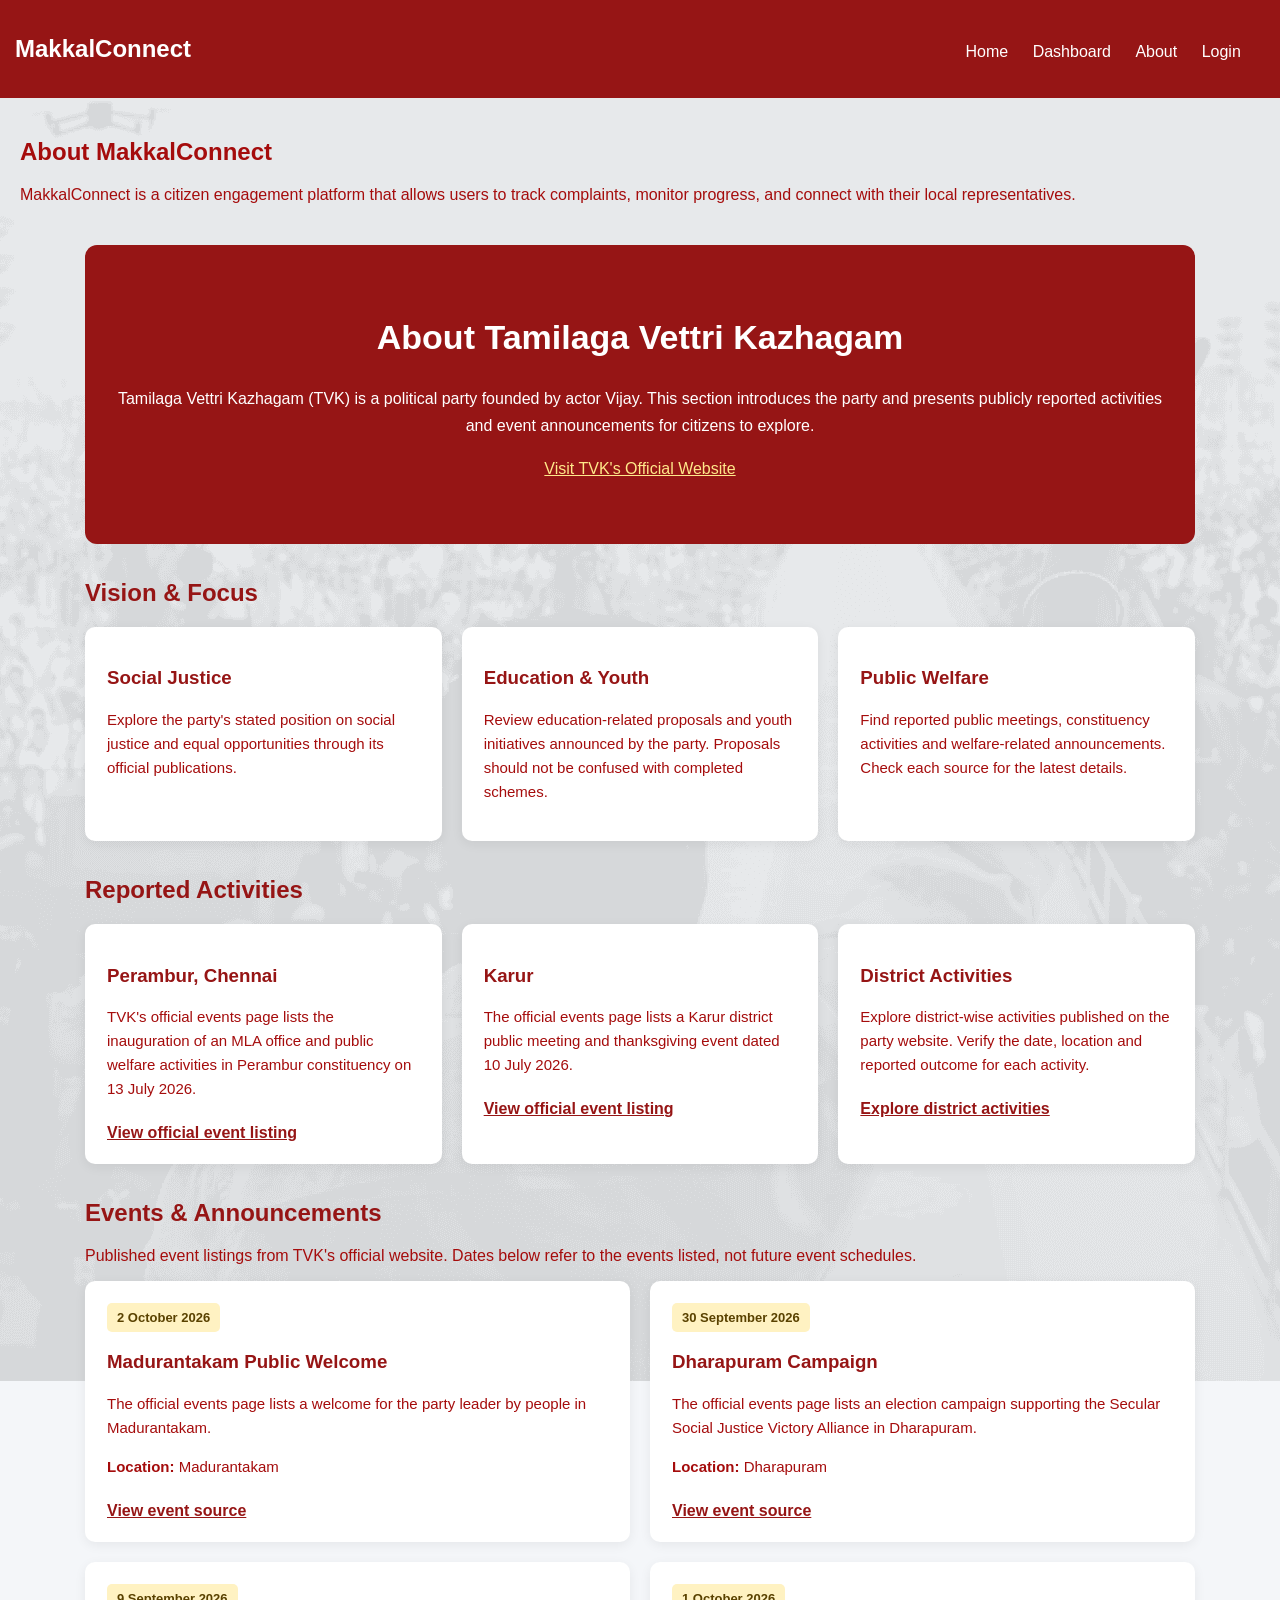
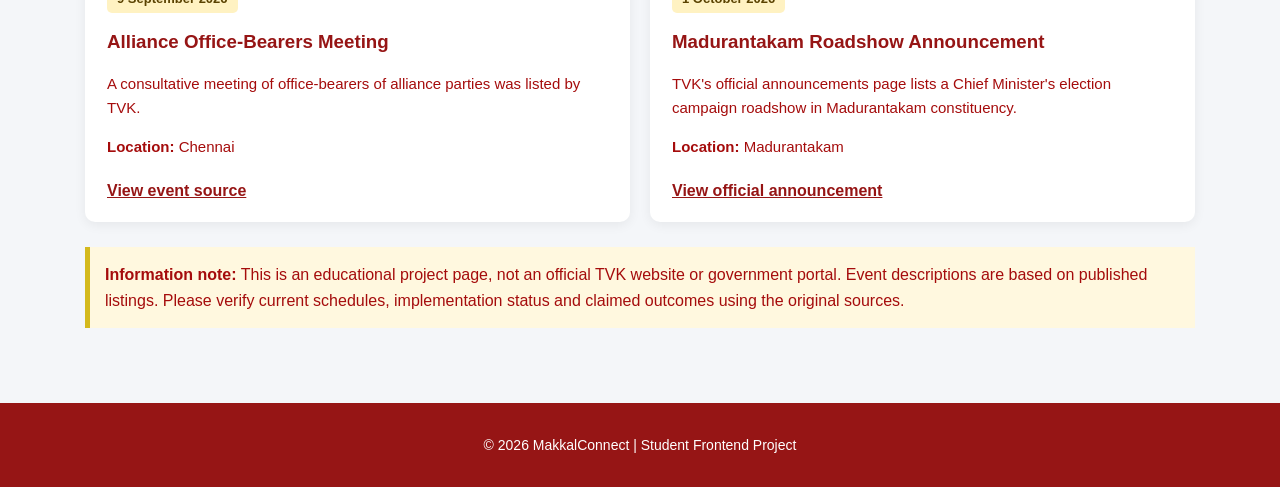
<file: abot.html>
<!DOCTYPE html>
<html lang="en">
<head>
    <meta charset="UTF-8">
    <meta name="viewport" content="width=device-width, initial-scale=1.0">
    <title>About | MakkalConnect</title>
    <link rel="stylesheet" href="/style/abot.css">
</head>
<body>
     <header>
        <h2>MakkalConnect</h2>

        <nav>
            <a href="index.html">Home</a>
            <a href="dashboard.html">Dashboard</a>
            <a href="abot.html">About</a>
            <a href="login.html">Login</a>
        </nav>
    </header>
<div class="content">
        <h2>About MakkalConnect</h2>
        <p>
            MakkalConnect is a citizen engagement platform that
            allows users to track complaints, monitor progress,
            and connect with their local representatives.
        </p>
    <main class="container">

        <!-- About TVK -->
        <section class="hero">
            <h1>About Tamilaga Vettri Kazhagam</h1>

            <p>
                Tamilaga Vettri Kazhagam (TVK) is a political party
                founded by actor Vijay. This section introduces the
                party and presents publicly reported activities and
                event announcements for citizens to explore.
            </p>

            <p>
                <a
                    href="https://www.tamizhagavetrikazhagam.com/"
                    target="_blank"
                    rel="noopener noreferrer"
                    style="color: #ffe88a;"
                >
                    Visit TVK's Official Website
                </a>
            </p>
        </section>

        <!-- Vision and focus -->
        <section>
            <h2 class="section-title">Vision & Focus</h2>

            <div class="info-grid">

                <article class="info-card">
                    <h3>Social Justice</h3>
                    <p>
                        Explore the party's stated position on social
                        justice and equal opportunities through its
                        official publications.
                    </p>
                </article>

                <article class="info-card">
                    <h3>Education & Youth</h3>
                    <p>
                        Review education-related proposals and youth
                        initiatives announced by the party. Proposals
                        should not be confused with completed schemes.
                    </p>
                </article>

                <article class="info-card">
                    <h3>Public Welfare</h3>
                    <p>
                        Find reported public meetings, constituency
                        activities and welfare-related announcements.
                        Check each source for the latest details.
                    </p>
                </article>

            </div>
        </section>

        <!-- Reported activities -->
        <section>
            <h2 class="section-title">Reported Activities</h2>

            <div class="info-grid">

                <article class="info-card">
                    <h3>Perambur, Chennai</h3>
                    <p>
                        TVK's official events page lists the inauguration
                        of an MLA office and public welfare activities
                        in Perambur constituency on 13 July 2026.
                    </p>
                    <a
                        class="source-link"
                        href="https://tvkvijay.com/en/events"
                        target="_blank"
                        rel="noopener noreferrer"
                    >
                        View official event listing
                    </a>
                </article>

                <article class="info-card">
                    <h3>Karur</h3>
                    <p>
                        The official events page lists a Karur district
                        public meeting and thanksgiving event dated
                        10 July 2026.
                    </p>
                    <a
                        class="source-link"
                        href="https://tvkvijay.com/en/events"
                        target="_blank"
                        rel="noopener noreferrer"
                    >
                        View official event listing
                    </a>
                </article>

                <article class="info-card">
                    <h3>District Activities</h3>
                    <p>
                        Explore district-wise activities published
                        on the party website. Verify the date, location
                        and reported outcome for each activity.
                    </p>
                    <a
                        class="source-link"
                        href="https://www.tamizhagavetrikazhagam.com/"
                        target="_blank"
                        rel="noopener noreferrer"
                    >
                        Explore district activities
                    </a>
                </article>

            </div>
        </section>

        <!-- Events -->
        <section>
            <h2 class="section-title">Events & Announcements</h2>

            <p>
                Published event listings from TVK's official website.
                Dates below refer to the events listed, not future
                event schedules.
            </p>

            <div class="event-grid">

                <article class="event-card">
                    <span class="event-date">2 October 2026</span>

                    <h3>Madurantakam Public Welcome</h3>

                    <p>
                        The official events page lists a welcome for
                        the party leader by people in Madurantakam.
                    </p>

                    <p><strong>Location:</strong> Madurantakam</p>

                    <a
                        class="source-link"
                        href="https://tvkvijay.com/en/events"
                        target="_blank"
                        rel="noopener noreferrer"
                    >
                        View event source
                    </a>
                </article>

                <article class="event-card">
                    <span class="event-date">30 September 2026</span>

                    <h3>Dharapuram Campaign</h3>

                    <p>
                        The official events page lists an election
                        campaign supporting the Secular Social Justice
                        Victory Alliance in Dharapuram.
                    </p>

                    <p><strong>Location:</strong> Dharapuram</p>

                    <a
                        class="source-link"
                        href="https://tvkvijay.com/en/events"
                        target="_blank"
                        rel="noopener noreferrer"
                    >
                        View event source
                    </a>
                </article>

                <article class="event-card">
                    <span class="event-date">9 September 2026</span>

                    <h3>Alliance Office-Bearers Meeting</h3>

                    <p>
                        A consultative meeting of office-bearers of
                        alliance parties was listed by TVK.
                    </p>

                    <p><strong>Location:</strong> Chennai</p>

                    <a
                        class="source-link"
                        href="https://tvkvijay.com/en/events"
                        target="_blank"
                        rel="noopener noreferrer"
                    >
                        View event source
                    </a>
                </article>

                <article class="event-card">
                    <span class="event-date">1 October 2026</span>

                    <h3>Madurantakam Roadshow Announcement</h3>

                    <p>
                        TVK's official announcements page lists a
                        Chief Minister's election campaign roadshow
                        in Madurantakam constituency.
                    </p>

                    <p><strong>Location:</strong> Madurantakam</p>

                    <a
                        class="source-link"
                        href="https://tvkvijay.com/en/announcements"
                        target="_blank"
                        rel="noopener noreferrer"
                    >
                        View official announcement
                    </a>
                </article>

            </div>
        </section>

        <!-- Important note -->
        <section class="notice">
            <strong>Information note:</strong>
            This is an educational project page, not an official TVK
            website or government portal. Event descriptions are based
            on published listings. Please verify current schedules,
            implementation status and claimed outcomes using the
            original sources.
        </section>

    </main>
</div>
    <footer>
        <p>
            &copy; 2026 MakkalConnect |
            Student Frontend Project
        </p>
    </footer>
</body>
</html>
</file>
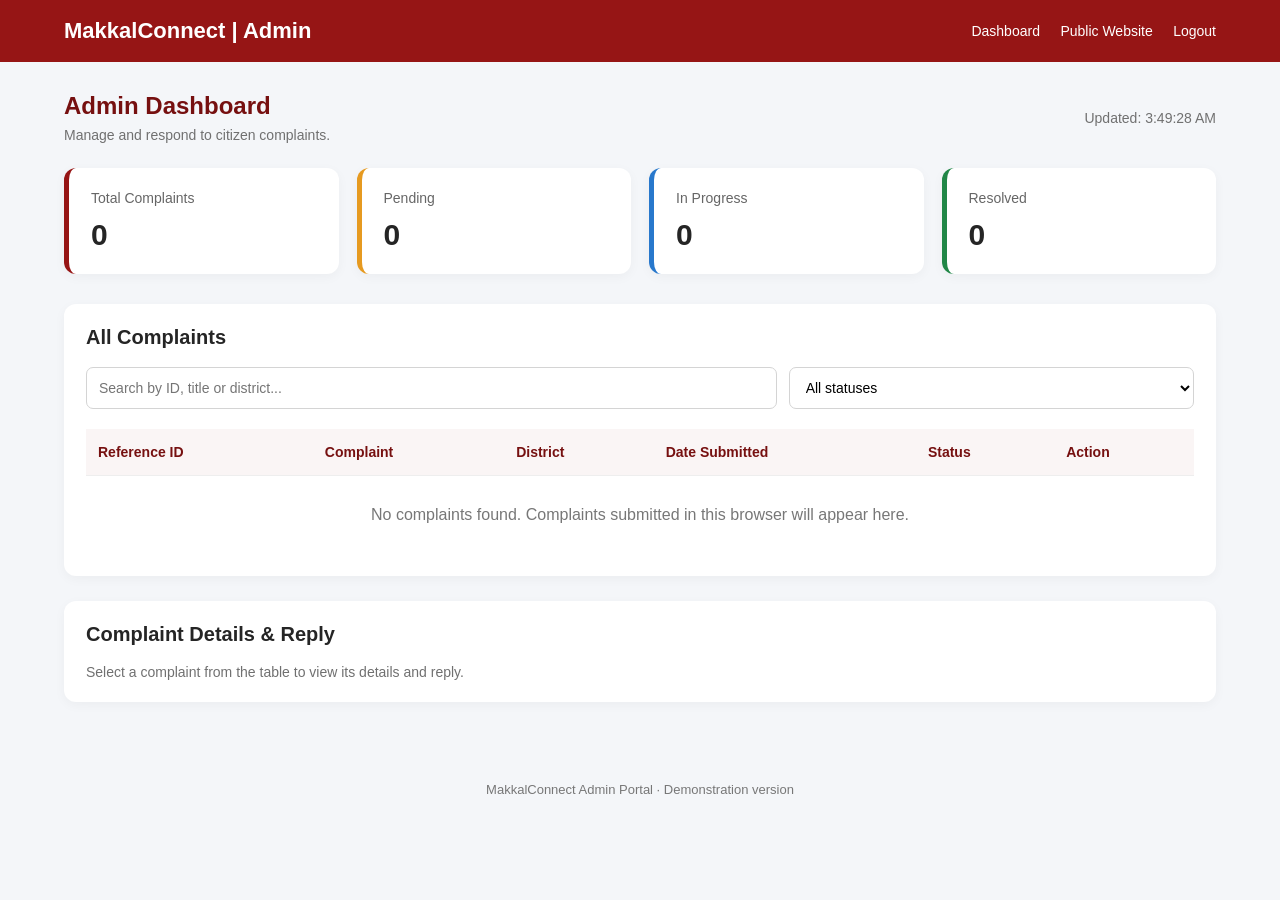
<file: admin.html>
<!DOCTYPE html>
<html lang="en">
<head>
    <meta charset="UTF-8">
    <meta name="viewport" content="width=device-width, initial-scale=1.0">
    <title>MakkalConnect | Admin Dashboard</title>

   <link rel="stylesheet" href="/style/admin.css">
    <script src="/admin.js" defer></script> 
    
</head>

<body>

    <header class="navbar">
        <h2>MakkalConnect | Admin</h2>
        <nav>
            <a href="admin-dashboard.html">Dashboard</a>
            <a href="index.html">Public Website</a>
            <a href="login.html">Logout</a>
        </nav>
    </header>

    <main class="container">

        <section class="heading">
            <div>
                <h1>Admin Dashboard</h1>
                <p class="muted">Manage and respond to citizen complaints.</p>
            </div>
            <p class="muted" id="lastUpdated">Local demo data</p>
        </section>

        <section class="stats" aria-label="Complaint statistics">
            <article class="stat-card">
                <p>Total Complaints</p>
                <h2 id="totalCount">0</h2>
            </article>

            <article class="stat-card">
                <p>Pending</p>
                <h2 id="pendingCount">0</h2>
            </article>

            <article class="stat-card">
                <p>In Progress</p>
                <h2 id="progressCount">0</h2>
            </article>

            <article class="stat-card">
                <p>Resolved</p>
                <h2 id="resolvedCount">0</h2>
            </article>
        </section>

        <section class="panel">
            <h2>All Complaints</h2>

            <div class="filters">
                <input
                    type="search"
                    id="searchInput"
                    placeholder="Search by ID, title or district..."
                    aria-label="Search complaints"
                >

                <select id="statusFilter" aria-label="Filter by status">
                    <option value="All">All statuses</option>
                    <option value="Pending">Pending</option>
                    <option value="In Progress">In Progress</option>
                    <option value="Resolved">Resolved</option>
                </select>
            </div>

            <div class="table-wrap">
                <table>
                    <thead>
                        <tr>
                            <th>Reference ID</th>
                            <th>Complaint</th>
                            <th>District</th>
                            <th>Date Submitted</th>
                            <th>Status</th>
                            <th>Action</th>
                        </tr>
                    </thead>
                    <tbody id="complaintTable"></tbody>
                </table>
            </div>

            <p class="empty" id="emptyMessage" hidden>
                No complaints found. Complaints submitted in this browser
                will appear here.
            </p>
        </section>

        <section class="panel" id="detailsPanel">
            <h2>Complaint Details & Reply</h2>
            <p class="muted" id="selectMessage">
                Select a complaint from the table to view its details and reply.
            </p>

            <div id="complaintDetails" hidden>
                <div class="message" id="successMessage" role="status"></div>

                <div class="details-grid">
                    <div class="detail-item">
                        <strong>Reference ID</strong>
                        <p id="detailId"></p>
                    </div>

                    <div class="detail-item">
                        <strong>Complaint Title</strong>
                        <p id="detailTitle"></p>
                    </div>

                    <div class="detail-item">
                        <strong>District</strong>
                        <p id="detailDistrict"></p>
                    </div>

                    <div class="detail-item">
                        <strong>Category</strong>
                        <p id="detailCategory"></p>
                    </div>

                    <div class="detail-item">
                        <strong>Location</strong>
                        <p id="detailLocation"></p>
                    </div>

                    <div class="detail-item">
                        <strong>Date Submitted</strong>
                        <p id="detailDate"></p>
                    </div>

                    <div class="detail-item">
                        <strong>Complaint Description</strong>
                        <p id="detailDescription"></p>
                    </div>

                    <div class="detail-item">
                        <strong>Evidence</strong>
                        <p id="detailEvidence">No evidence details saved.</p>
                    </div>
                </div>

                <div class="editor">
                    <div>
                        <label for="statusEditor">Update Status</label>
                        <select id="statusEditor">
                            <option value="Pending">Pending</option>
                            <option value="In Progress">In Progress</option>
                            <option value="Resolved">Resolved</option>
                        </select>
                    </div>

                    <div>
                        <label for="replyEditor">Reply to Citizen</label>
                        <textarea
                            id="replyEditor"
                            placeholder="Write an update or response for the citizen..."
                        ></textarea>
                    </div>

                    <div class="editor-actions">
                        <button type="button" class="primary" id="saveButton">
                            Save Status & Reply
                        </button>
                        <button type="button" class="secondary" id="cancelButton">
                            Clear Selection
                        </button>
                    </div>
                </div>
            </div>
        </section>

    </main>

    <footer>
        MakkalConnect Admin Portal · Demonstration version
    </footer>

</body>
</html>
</file>
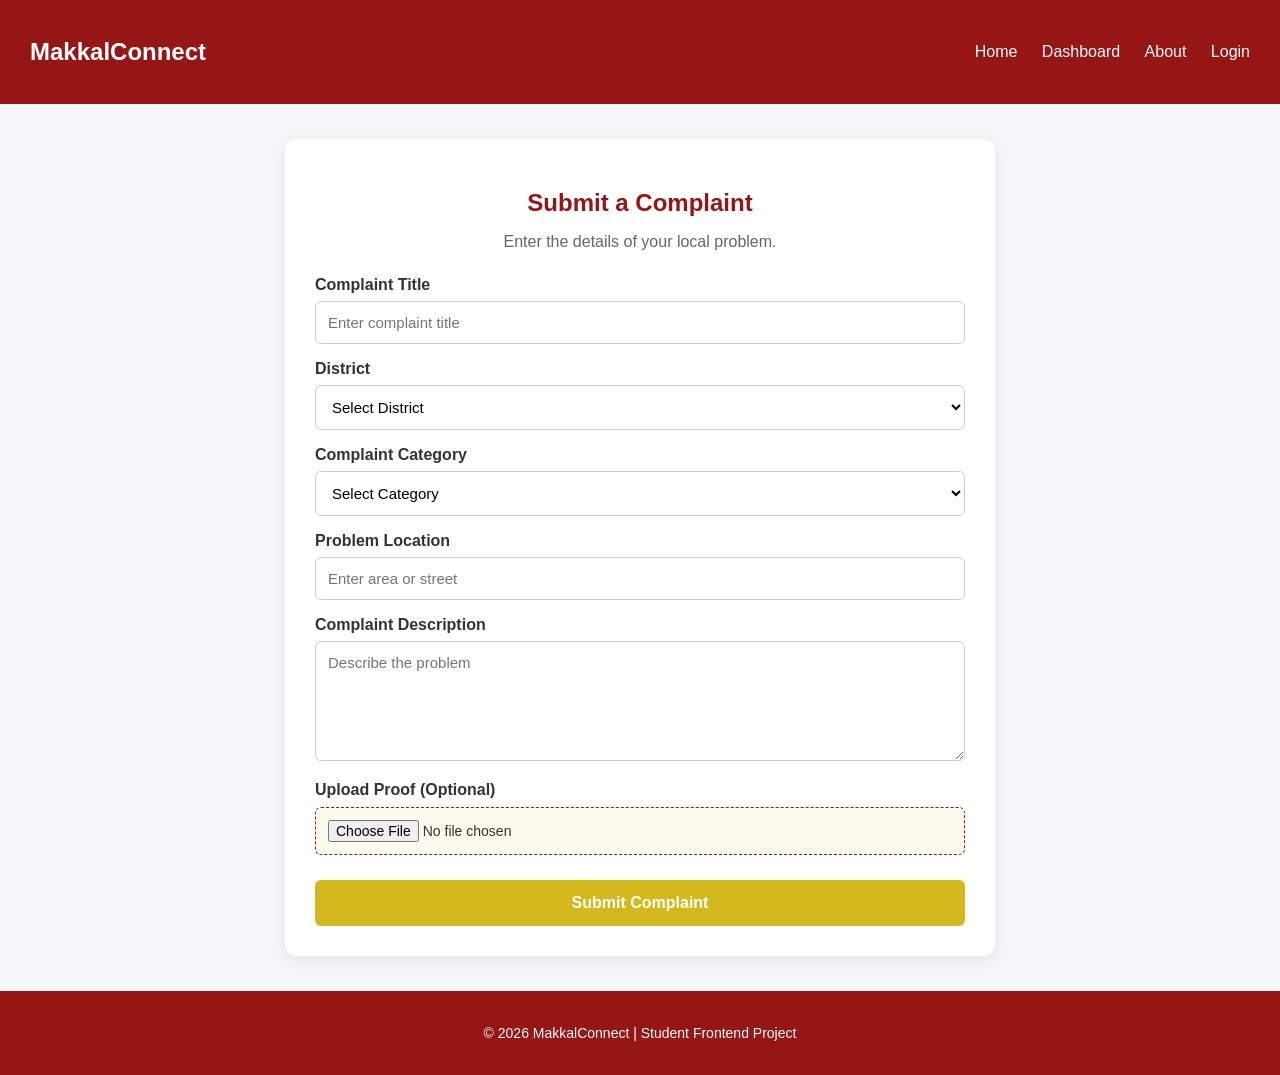
<file: complaint.html>
<!DOCTYPE html>
<html>
<head>
    <title>Submit Complaint - MakkalConnect</title>

    <meta name="viewport" content="width=device-width, initial-scale=1.0">

    <link rel="stylesheet" href="/style/complaint.css">
</head>



<body>
    <header>
        <h2>MakkalConnect</h2>

        <nav>
            <a href="index.html">Home</a>
            <a href="dashboard.html">Dashboard</a>
            <a href="abot.html">About</a>
            <a href="login.html">Login</a>
        </nav>
    </header>


    <section class="login-box">

        <h1>Submit a Complaint</h1>

        <p>Enter the details of your local problem.</p>

        <form id="complaintForm">

            <label for="title">Complaint Title</label>
            <input type="text" id="title"
                   placeholder="Enter complaint title" required>

            <label for="district">District</label>
            <select id="district" required>
                <option value="">Select District</option>
                <option>Chennai</option>
                <option>Coimbatore</option>
                <option>Madurai</option>
                <option>Salem</option>
                <option>Tiruchirappalli</option>
                <option>Tirunelveli</option>
            </select>

            <label for="category">Complaint Category</label>
            <select id="category" required>
                <option value="">Select Category</option>
                <option>Road Problem</option>
                <option>Water Supply</option>
                <option>Electricity</option>
                <option>Sanitation</option>
                <option>Other</option>
            </select>

            <label for="location">Problem Location</label>
            <input type="text" id="location"
                   placeholder="Enter area or street" required>

            <label for="description">Complaint Description</label>
            <textarea id="description" rows="5"
                      placeholder="Describe the problem"
                      required></textarea>

            <label for="evidence">Upload Proof (Optional)</label>
            <input type="file" id="evidence">

            <button type="submit">Submit Complaint</button>

        </form>

    </section>
     <footer>
        <p>
            &copy; 2026 MakkalConnect |
            Student Frontend Project
        </p>
    </footer>

<!-- Complaint Success Popup -->
<div id="successPopup" class="success-overlay" style="display: none;">

    <div class="success-box">

        <div class="success-icon">✓</div>

        <h2>Complaint Submitted!</h2>

        <p class="success-message">
            Your complaint has been submitted successfully.
        </p>

        <div class="complaint-id-box">
            <span>Complaint Reference ID</span>
            <h3 id="complaintId">MC-000000</h3>
        </div>

        <p class="success-description">
            Your complaint has been recorded in this demo.
            You can track its progress in My Complaints.
        </p>

        <button type="button" onclick="goToMyComplaints()">
            Track My Complaint
        </button>

        <button
            type="button"
            class="home-button"
            onclick="closeSuccessPopup()"
        >
            Back to Complaint Form
        </button>

    </div>
</div>
<script src="/script.js"></script>
</body>
</html>
</file>
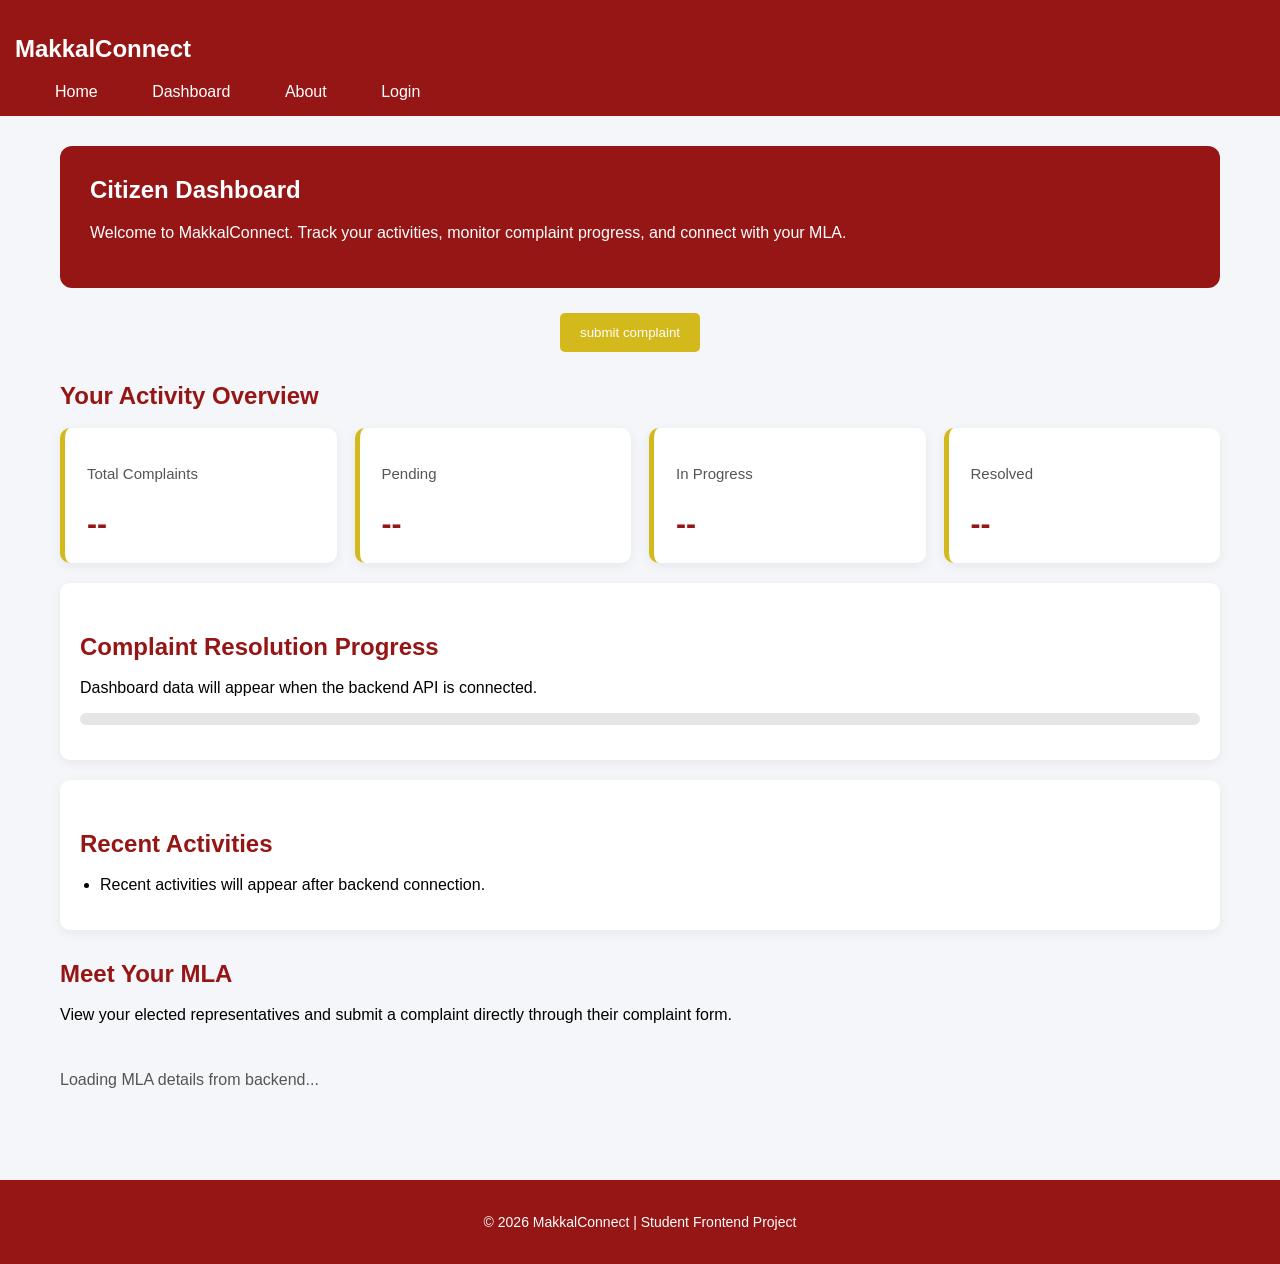
<file: dashboard.html>
<!DOCTYPE html>
<html lang="en">
<head>
    <meta charset="UTF-8">
    <meta name="viewport" content="width=device-width, initial-scale=1.0">

    <title>Citizen Dashboard | MakkalConnect</title>
    <link rel="stylesheet" href="/style/dashboard.css">
</head>
<script src="/dashboard.js"></script>
<body>

   
    <header>
        <h2>MakkalConnect</h2>

        <nav>
            <a href="index.html">Home</a>
            <a href="dashboard.html">Dashboard</a>
            <a href="abot.html">About</a>
            <a href="login.html">Login</a>
        </nav>
    </header>

    <main class="dashboard-container">

      
        <section class="welcome-section">
            <h1>Citizen Dashboard</h1>
            <p>
                Welcome to MakkalConnect. Track your activities,
                monitor complaint progress, and connect with your MLA.
            </p>
        </section>
        <a href="complaint.html"><button>submit complaint</button></a>
       
        <section>
            <h2 class="section-title">Your Activity Overview</h2>

            <div class="stats-grid">
                <article class="stat-card">
                    <p>Total Complaints</p>
                    <h2 id="totalComplaints">--</h2>
                </article>

                <article class="stat-card">
                    <p>Pending</p>
                    <h2 id="pendingComplaints">--</h2>
                </article>

                <article class="stat-card">
                    <p>In Progress</p>
                    <h2 id="inProgressComplaints">--</h2>
                </article>

                <article class="stat-card">
                    <p>Resolved</p>
                    <h2 id="resolvedComplaints">--</h2>
                </article>
            </div>
        </section>

       
        <section class="activity-card">
            <h2 class="section-title">Complaint Resolution Progress</h2>

            <p id="progressText">Waiting for complaint data...</p>

            <div
                class="progress-track"
                role="progressbar"
                aria-label="Complaint resolution progress"
                aria-valuemin="0"
                aria-valuemax="100"
                aria-valuenow="0"
                id="progressBar"
            >
                <div class="progress-fill" id="progressFill"></div>
            </div>
        </section>

        <!-- Recent Activities -->
        <section class="activity-card">
            <h2 class="section-title">Recent Activities</h2>

            <ul class="activity-list" id="activityList">
                <li>Loading recent activities...</li>
            </ul>
        </section>

        <!-- MLA Directory -->
        <section>
            <h2 class="section-title">Meet Your MLA</h2>

            <p>
                View your elected representatives and submit a complaint
                directly through their complaint form.
            </p>

            <div id="mlaList" class="mla-grid">
                <p class="status-message">Loading MLA details from backend...</p>
            </div>
        </section>

    </main>

    <footer>
        <p>
            &copy; 2026 MakkalConnect |
            Student Frontend Project
        </p>
    </footer>

</body>
</html>
</file>
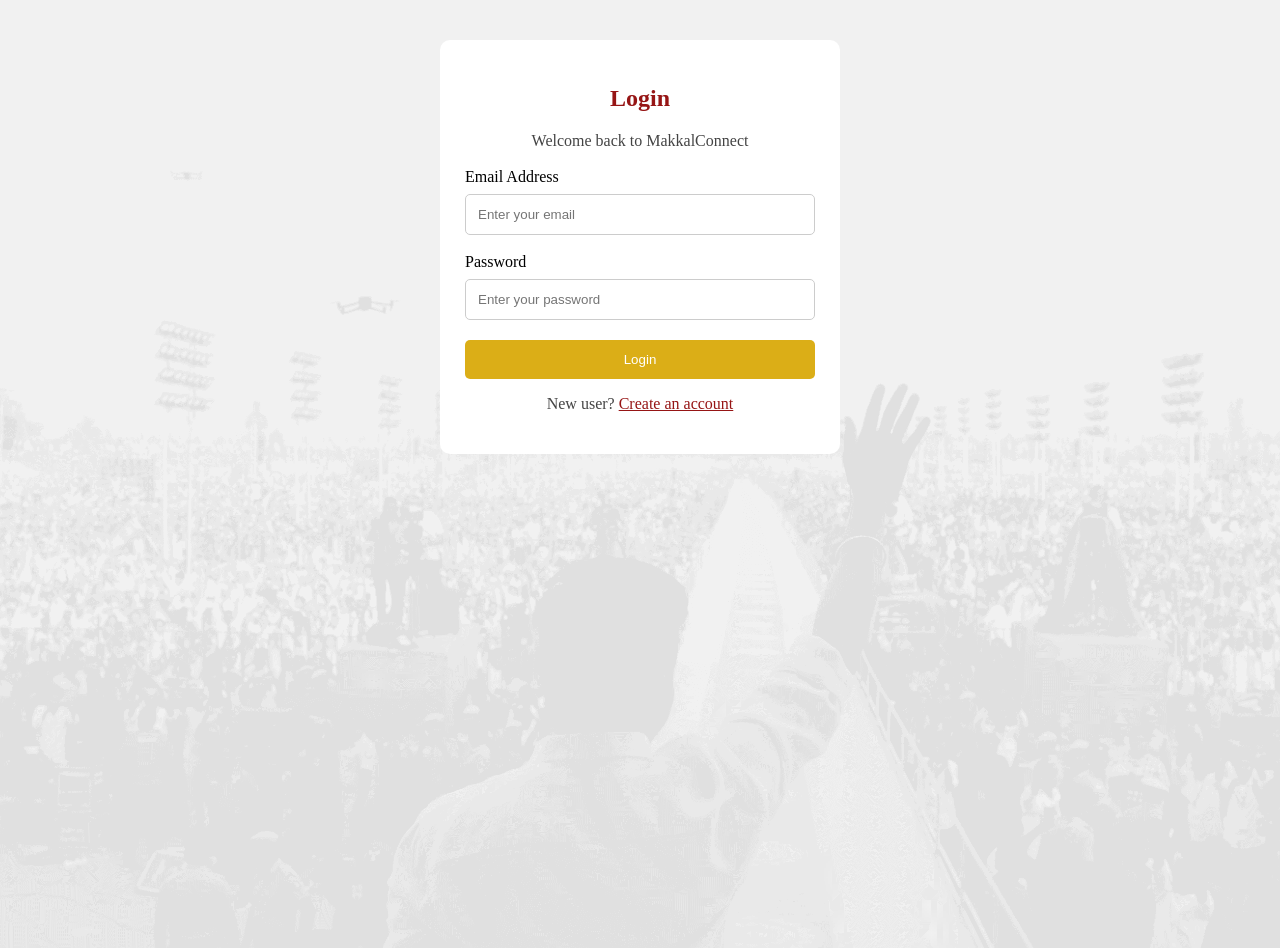
<file: login.html>
<!DOCTYPE html>
<html>
<head>
    <title>Login - MakkalConnect</title>

    <meta name="viewport" content="width=device-width, initial-scale=1.0">

    <link rel="stylesheet" href="/style/login.css">
</head>

<body>

    

    <section class="login-box">

        <h1>Login</h1>

        <p>Welcome back to MakkalConnect</p>

        <form action="dashboard.html">

            <label for="email">Email Address</label>
            <input type="email" id="email" placeholder="Enter your email" required>

            <label for="password">Password</label>
            <input type="password" id="password" placeholder="Enter your password" required>

            <button type="submit">Login</button>

        </form>

        <p>New user? <a href="signup.html">Create an account</a></p>

    </section>
    <script>
        if (user.role === "admin") {
    window.location.href = "/makkalconnect/admin.html";
} else {
    window.location.href = "/makkalconnect/dashboard.html";
}
    </script>

</body>
</html>
</file>
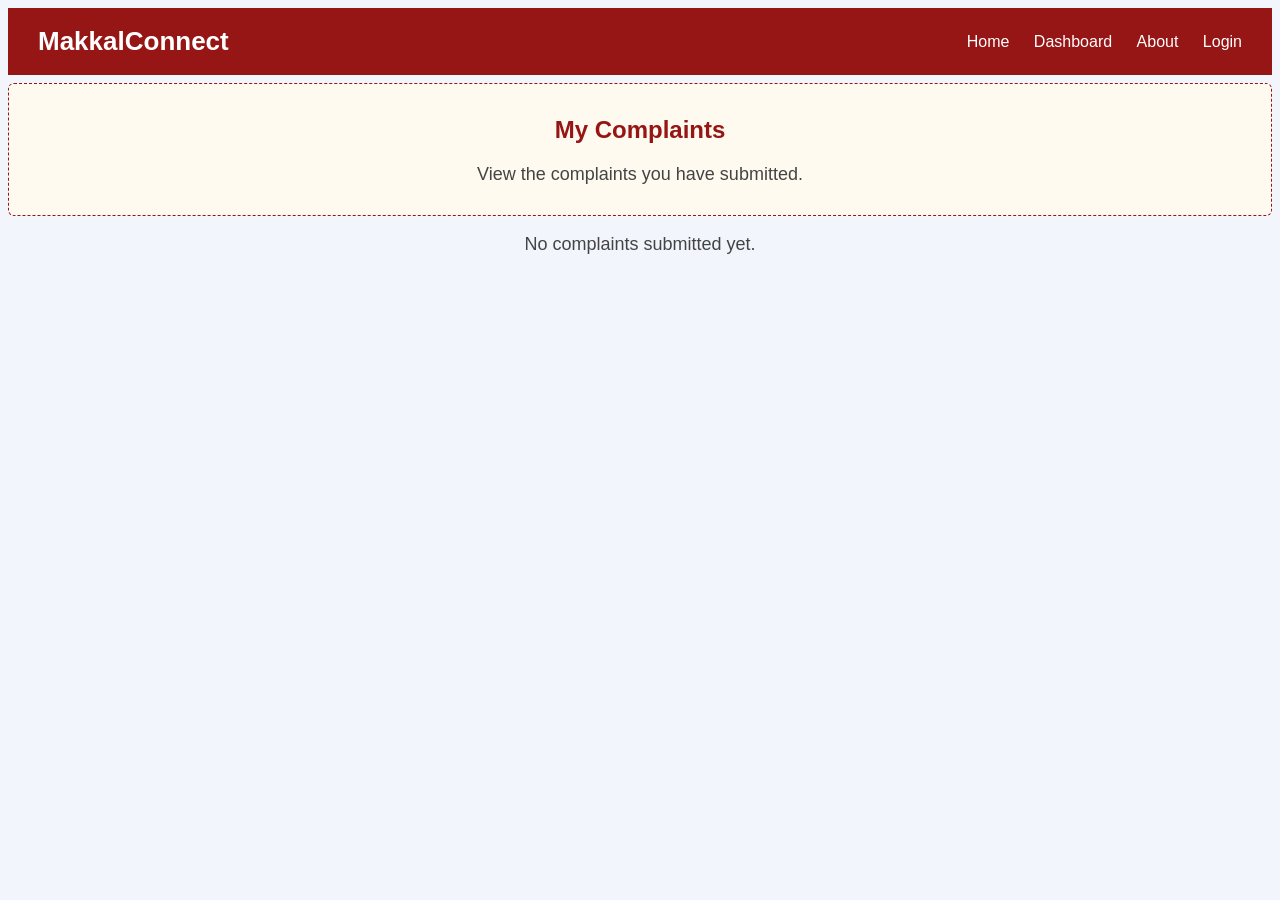
<file: mycomplaint.html>
<!DOCTYPE html>
<html lang="en">
<head>
    <meta charset="UTF-8">
    <meta name="viewport" content="width=device-width, initial-scale=1.0">
    <title>My Complaints - MakkalConnect</title>
    <link rel="stylesheet" href="/style/mycomplaint.css">
</head>
<body>
<body>
    <header>
        <h1>MakkalConnect</h1>

        <nav>
            <a href="index.html">Home</a>
            <a href="dashboard.html">Dashboard</a>
            <a href="abot.html">About</a>
            <a href="login.html">Login</a>
        </nav>
    </header>

    <section class="about">
        <h2>My Complaints</h2>
        <p>View the complaints you have submitted.</p>
    </section>

    <section class="services">
        <div id="myComplaintList">
            <p>No complaints submitted yet.</p>
        </div>
    </section>
    
   

    <script src="script.js"></script>

</body>
</html>
</file>
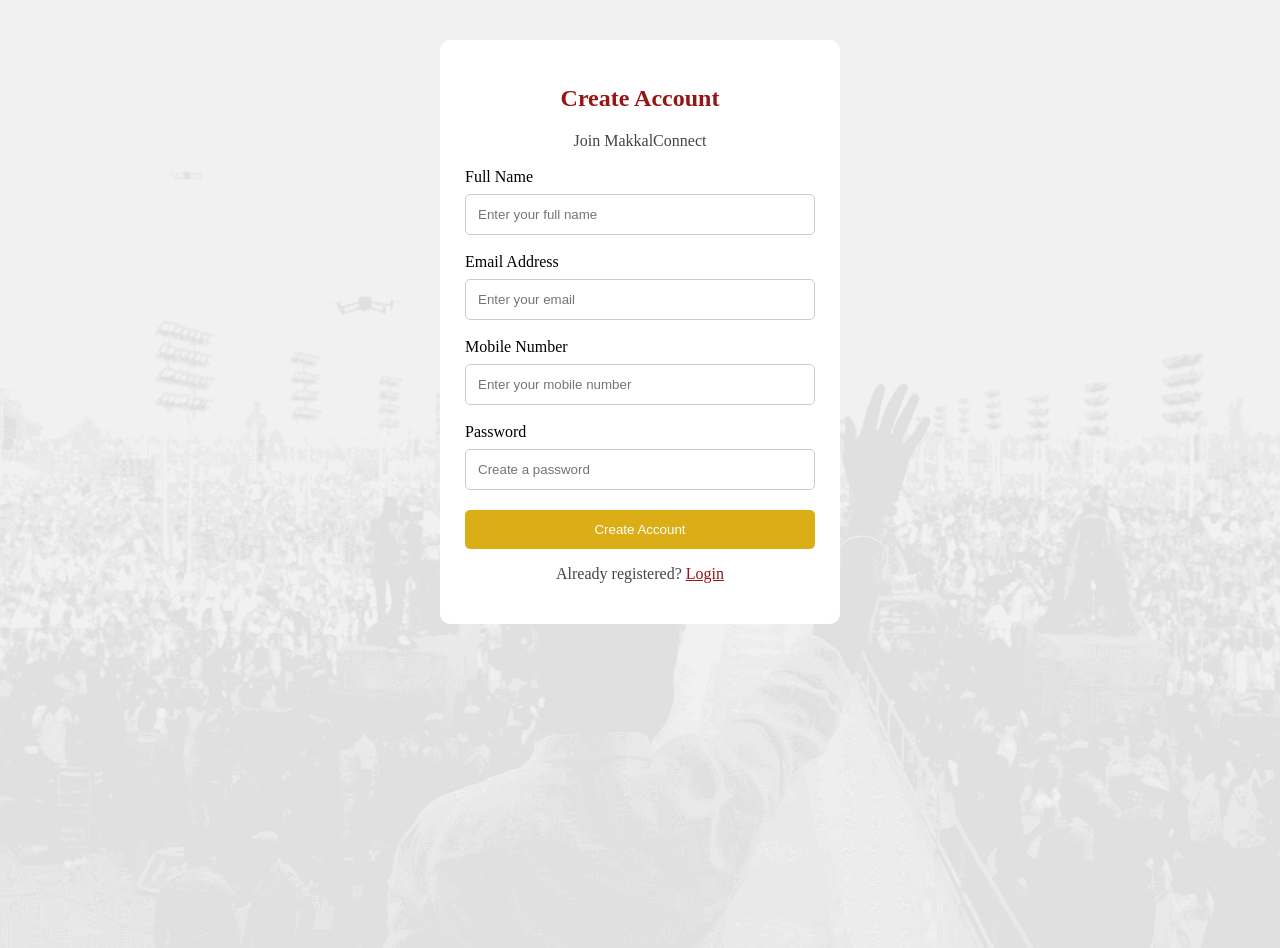
<file: signup.html>
<!DOCTYPE html>
<html>
<head>
    <title>Sign Up - MakkalConnect</title>

    <meta name="viewport" content="width=device-width, initial-scale=1.0">

    <link rel="stylesheet" href="/style/login.css">
</head>

<body>


    <section class="login-box">

        <h1>Create Account</h1>

        <p>Join MakkalConnect</p>

        <form action="dashboard.html">

            <label for="name">Full Name</label>
            <input type="text" id="name"
                   placeholder="Enter your full name" required>

            <label for="email">Email Address</label>
            <input type="email" id="email"
                   placeholder="Enter your email" required>

            <label for="mobile">Mobile Number</label>
            <input type="tel" id="mobile"
                   placeholder="Enter your mobile number" required>

            <label for="password">Password</label>
            <input type="password" id="password"
                   placeholder="Create a password" required>

            <button type="submit">Create Account</button>

        </form>

        <p>Already registered? <a href="login.html">Login</a></p>

    </section>

</body>
</html>
</file>
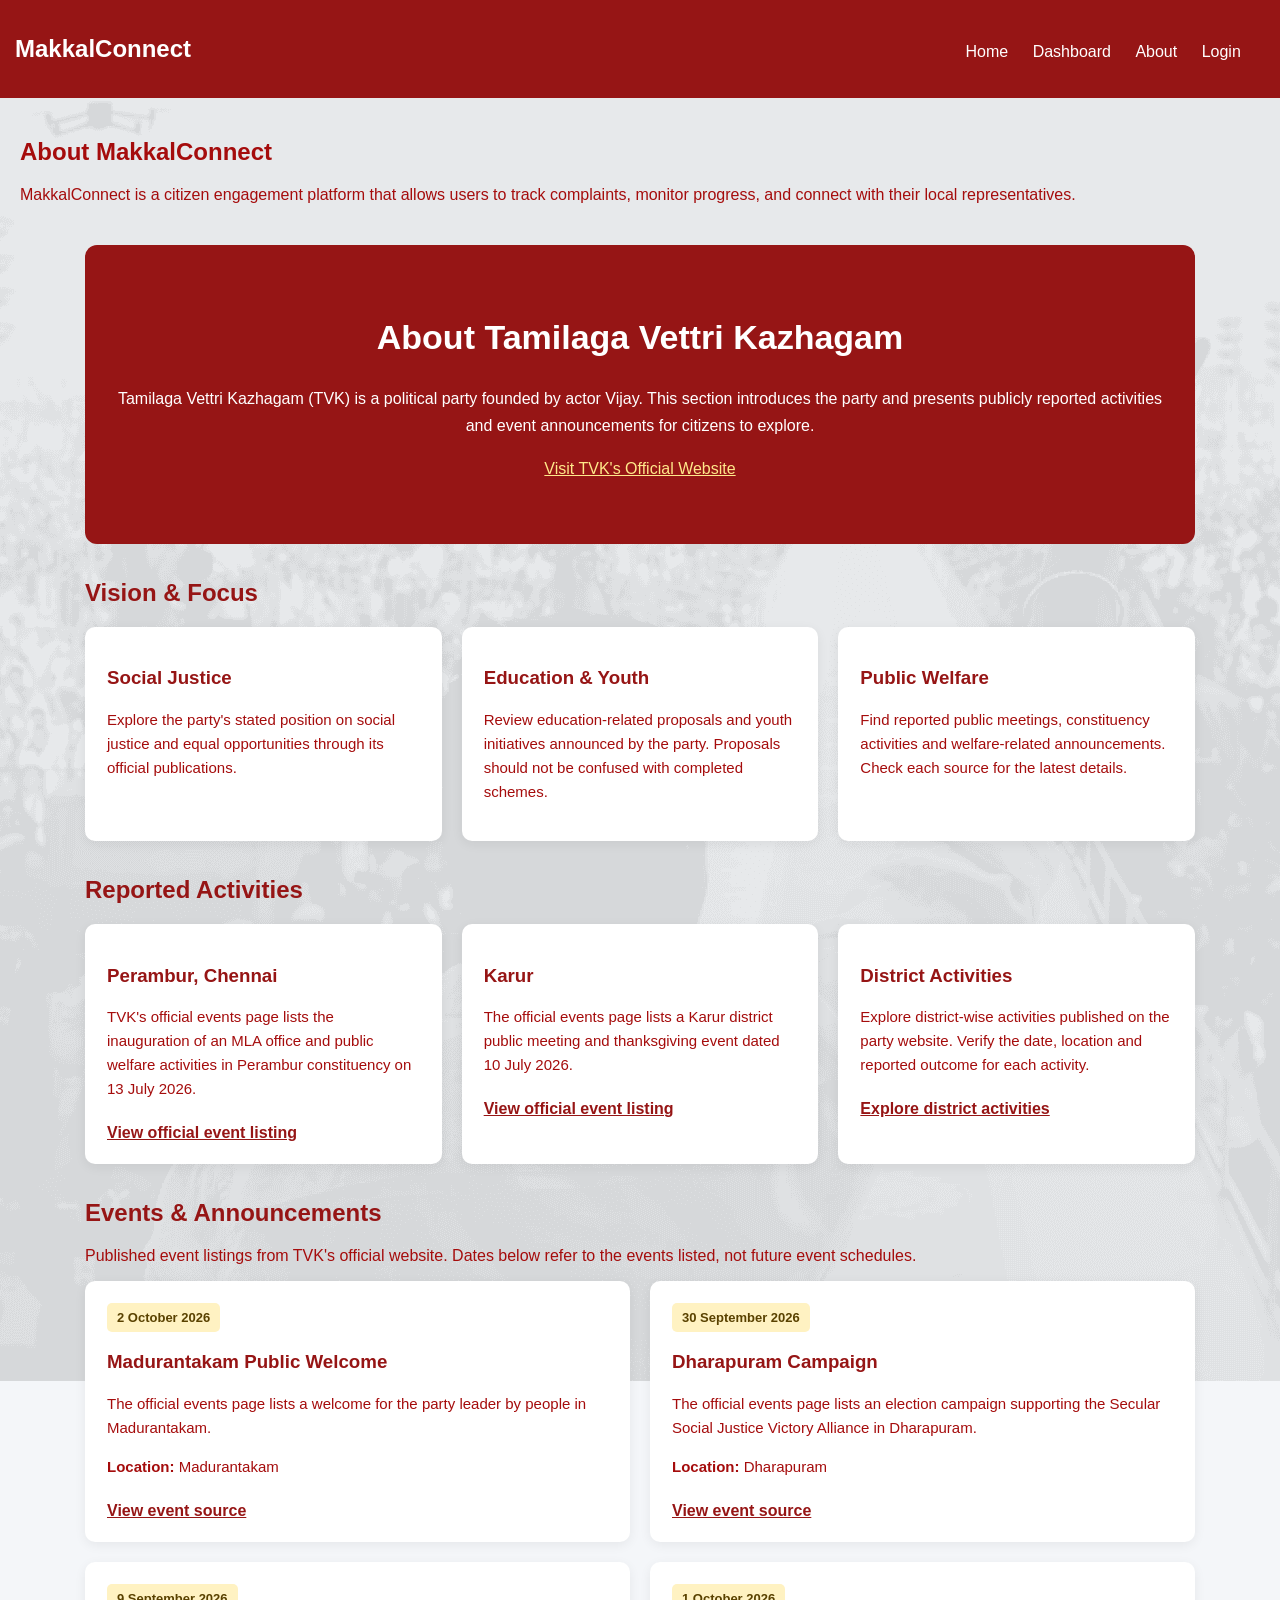
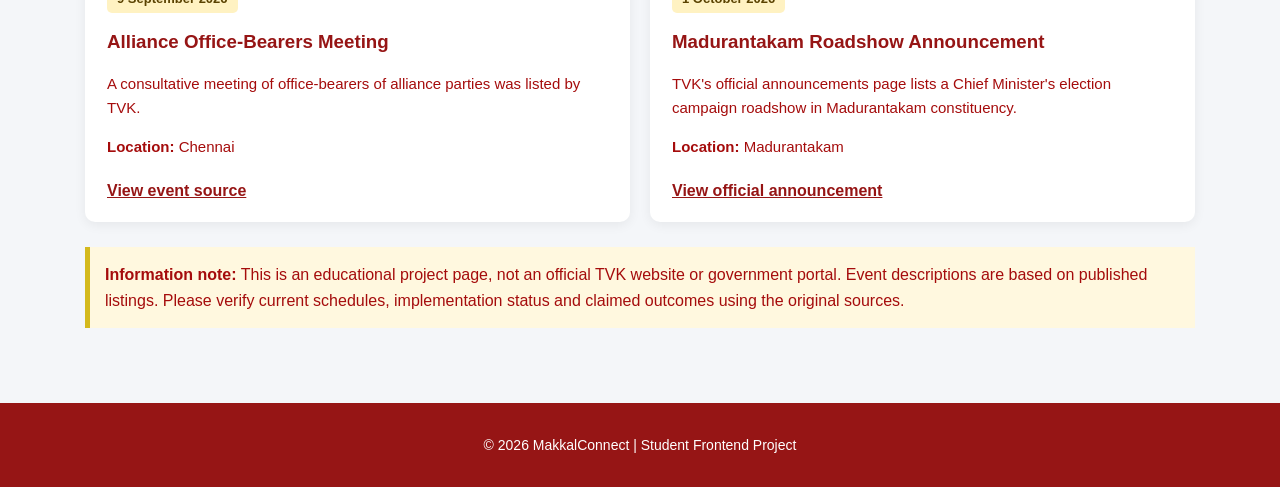
<file: makkal/abot.html>
<!DOCTYPE html>
<html lang="en">
<head>
    <meta charset="UTF-8">
    <meta name="viewport" content="width=device-width, initial-scale=1.0">
    <title>About | MakkalConnect</title>
    <link rel="stylesheet" href="/style/abot.css">
</head>
<body>
     <header>
        <h2>MakkalConnect</h2>

        <nav>
            <a href="index.html">Home</a>
            <a href="dashboard.html">Dashboard</a>
            <a href="abot.html">About</a>
            <a href="login.html">Login</a>
        </nav>
    </header>
<div class="content">
        <h2>About MakkalConnect</h2>
        <p>
            MakkalConnect is a citizen engagement platform that
            allows users to track complaints, monitor progress,
            and connect with their local representatives.
        </p>
    <main class="container">

        <!-- About TVK -->
        <section class="hero">
            <h1>About Tamilaga Vettri Kazhagam</h1>

            <p>
                Tamilaga Vettri Kazhagam (TVK) is a political party
                founded by actor Vijay. This section introduces the
                party and presents publicly reported activities and
                event announcements for citizens to explore.
            </p>

            <p>
                <a
                    href="https://www.tamizhagavetrikazhagam.com/"
                    target="_blank"
                    rel="noopener noreferrer"
                    style="color: #ffe88a;"
                >
                    Visit TVK's Official Website
                </a>
            </p>
        </section>

        <!-- Vision and focus -->
        <section>
            <h2 class="section-title">Vision & Focus</h2>

            <div class="info-grid">

                <article class="info-card">
                    <h3>Social Justice</h3>
                    <p>
                        Explore the party's stated position on social
                        justice and equal opportunities through its
                        official publications.
                    </p>
                </article>

                <article class="info-card">
                    <h3>Education & Youth</h3>
                    <p>
                        Review education-related proposals and youth
                        initiatives announced by the party. Proposals
                        should not be confused with completed schemes.
                    </p>
                </article>

                <article class="info-card">
                    <h3>Public Welfare</h3>
                    <p>
                        Find reported public meetings, constituency
                        activities and welfare-related announcements.
                        Check each source for the latest details.
                    </p>
                </article>

            </div>
        </section>

        <!-- Reported activities -->
        <section>
            <h2 class="section-title">Reported Activities</h2>

            <div class="info-grid">

                <article class="info-card">
                    <h3>Perambur, Chennai</h3>
                    <p>
                        TVK's official events page lists the inauguration
                        of an MLA office and public welfare activities
                        in Perambur constituency on 13 July 2026.
                    </p>
                    <a
                        class="source-link"
                        href="https://tvkvijay.com/en/events"
                        target="_blank"
                        rel="noopener noreferrer"
                    >
                        View official event listing
                    </a>
                </article>

                <article class="info-card">
                    <h3>Karur</h3>
                    <p>
                        The official events page lists a Karur district
                        public meeting and thanksgiving event dated
                        10 July 2026.
                    </p>
                    <a
                        class="source-link"
                        href="https://tvkvijay.com/en/events"
                        target="_blank"
                        rel="noopener noreferrer"
                    >
                        View official event listing
                    </a>
                </article>

                <article class="info-card">
                    <h3>District Activities</h3>
                    <p>
                        Explore district-wise activities published
                        on the party website. Verify the date, location
                        and reported outcome for each activity.
                    </p>
                    <a
                        class="source-link"
                        href="https://www.tamizhagavetrikazhagam.com/"
                        target="_blank"
                        rel="noopener noreferrer"
                    >
                        Explore district activities
                    </a>
                </article>

            </div>
        </section>

        <!-- Events -->
        <section>
            <h2 class="section-title">Events & Announcements</h2>

            <p>
                Published event listings from TVK's official website.
                Dates below refer to the events listed, not future
                event schedules.
            </p>

            <div class="event-grid">

                <article class="event-card">
                    <span class="event-date">2 October 2026</span>

                    <h3>Madurantakam Public Welcome</h3>

                    <p>
                        The official events page lists a welcome for
                        the party leader by people in Madurantakam.
                    </p>

                    <p><strong>Location:</strong> Madurantakam</p>

                    <a
                        class="source-link"
                        href="https://tvkvijay.com/en/events"
                        target="_blank"
                        rel="noopener noreferrer"
                    >
                        View event source
                    </a>
                </article>

                <article class="event-card">
                    <span class="event-date">30 September 2026</span>

                    <h3>Dharapuram Campaign</h3>

                    <p>
                        The official events page lists an election
                        campaign supporting the Secular Social Justice
                        Victory Alliance in Dharapuram.
                    </p>

                    <p><strong>Location:</strong> Dharapuram</p>

                    <a
                        class="source-link"
                        href="https://tvkvijay.com/en/events"
                        target="_blank"
                        rel="noopener noreferrer"
                    >
                        View event source
                    </a>
                </article>

                <article class="event-card">
                    <span class="event-date">9 September 2026</span>

                    <h3>Alliance Office-Bearers Meeting</h3>

                    <p>
                        A consultative meeting of office-bearers of
                        alliance parties was listed by TVK.
                    </p>

                    <p><strong>Location:</strong> Chennai</p>

                    <a
                        class="source-link"
                        href="https://tvkvijay.com/en/events"
                        target="_blank"
                        rel="noopener noreferrer"
                    >
                        View event source
                    </a>
                </article>

                <article class="event-card">
                    <span class="event-date">1 October 2026</span>

                    <h3>Madurantakam Roadshow Announcement</h3>

                    <p>
                        TVK's official announcements page lists a
                        Chief Minister's election campaign roadshow
                        in Madurantakam constituency.
                    </p>

                    <p><strong>Location:</strong> Madurantakam</p>

                    <a
                        class="source-link"
                        href="https://tvkvijay.com/en/announcements"
                        target="_blank"
                        rel="noopener noreferrer"
                    >
                        View official announcement
                    </a>
                </article>

            </div>
        </section>

        <!-- Important note -->
        <section class="notice">
            <strong>Information note:</strong>
            This is an educational project page, not an official TVK
            website or government portal. Event descriptions are based
            on published listings. Please verify current schedules,
            implementation status and claimed outcomes using the
            original sources.
        </section>

    </main>
</div>
    <footer>
        <p>
            &copy; 2026 MakkalConnect |
            Student Frontend Project
        </p>
    </footer>
</body>
</html>
</file>
<file: style/abot.css>
* {
            box-sizing: border-box;
        }

        body {
            margin: 0;
            background: #f4f6f9;
            font-family: Arial, sans-serif;
            color: #333;
        }

        header {
    background-color: #961515;
    color: white;
    padding: 15px;
    
}

header h2 {
    display: inline-block;
    margin-right: 700px;
   
}

nav {
    display: inline-block;
    margin-left: 60px;
   
    
}
nav a:hover {
    color: #f0d65c;
}
nav a {
    color: white;
    text-decoration: none;
    margin: 10px;

}


        .container {
            max-width: 1150px;
            margin: auto;
            padding: 25px 20px;
        }

        .hero {
            background: #961515;
            color: white;
            padding: 45px 25px;
            border-radius: 12px;
            text-align: center;
        }

        .hero h1 {
            color: white;
            font-size: 34px;
        }

        .hero p {
            color: white;
            line-height: 1.7;
        }

        .section-title {
            color: #961515;
            margin-top: 35px;
        }

        .info-grid {
            display: grid;
            grid-template-columns: repeat(3, 1fr);
            gap: 20px;
        }

        .info-card,
        .event-card {
            background: white;
            padding: 22px;
            border-radius: 10px;
            box-shadow: 0 3px 12px #00000010;
        }

        .info-card h3,
        .event-card h3 {
            color: #961515;
        }

        .info-card p,
        .event-card p {
            line-height: 1.6;
            font-size: 15px;
        }

        .event-grid {
            display: grid;
            grid-template-columns: repeat(2, 1fr);
            gap: 20px;
        }

        .event-date {
            display: inline-block;
            background: #fff2c2;
            color: #5a4200;
            padding: 7px 10px;
            border-radius: 5px;
            font-size: 13px;
            font-weight: bold;
        }

        .source-link {
            display: inline-block;
            color: #961515;
            font-weight: bold;
            margin-top: 8px;
        }

        .notice {
            background: #fff8df;
            border-left: 5px solid #d4b91d;
            padding: 15px;
            margin-top: 25px;
            line-height: 1.6;
        }

        footer {
            background: #961515;
            color: white;
            text-align: center;
            padding: 20px;
            margin-top: 30px;
        }

        footer p {
            color: white;
            font-size: 14px;
        }

        
  body{
    margin: 0px;
     background-image: url('../assets/bg\(1\).png');
    background-size:auto;
    background-position: center;
    background-repeat: no-repeat;
     background-attachment: fixed;

    }
   .content {
            padding: 20px;
            color: rgb(165, 12, 12);
            min-height: 200vh;
        }
</file>
<file: style/admin.css>
* {
            margin: 0;
            padding: 0;
            box-sizing: border-box;
            font-family: Arial, sans-serif;
        }

        body {
            background: #f4f6f9;
            color: #252525;
        }

        .navbar {
            position: sticky;
            top: 0;
            z-index: 100;
            background: #961515;
            color: white;
            padding: 18px 5%;
            display: flex;
            justify-content: space-between;
            align-items: center;
            gap: 15px;
        }

        .navbar h2 {
            font-size: 22px;
        }

        .navbar a {
            color: white;
            text-decoration: none;
            margin-left: 16px;
            font-size: 14px;
        }

        .container {
            max-width: 1400px;
            margin: auto;
            padding: 30px 5%;
        }

        .heading {
            display: flex;
            justify-content: space-between;
            align-items: center;
            flex-wrap: wrap;
            gap: 12px;
            margin-bottom: 25px;
        }

        .heading h1 {
            color: #761010;
            margin-bottom: 7px;
        }

        .muted {
            color: #707070;
            font-size: 14px;
        }

        .stats {
            display: grid;
            grid-template-columns: repeat(4, minmax(0, 1fr));
            gap: 18px;
            margin-bottom: 30px;
        }

        .stat-card {
            background: white;
            padding: 22px;
            border-radius: 12px;
            box-shadow: 0 3px 12px #0000000a;
            border-left: 5px solid #961515;
        }

        .stat-card p {
            color: #666;
            font-size: 14px;
        }

        .stat-card h2 {
            margin-top: 12px;
            font-size: 30px;
        }

        .stat-card:nth-child(2) {
            border-color: #e69a20;
        }

        .stat-card:nth-child(3) {
            border-color: #2878cc;
        }

        .stat-card:nth-child(4) {
            border-color: #218747;
        }

        .panel {
            background: white;
            padding: 22px;
            border-radius: 12px;
            box-shadow: 0 3px 12px #0000000a;
            margin-bottom: 25px;
        }

        .panel h2 {
            margin-bottom: 18px;
            font-size: 20px;
        }

        .filters {
            display: flex;
            flex-wrap: wrap;
            gap: 12px;
            margin-bottom: 20px;
        }

        input, select, textarea {
            width: 100%;
            padding: 11px 12px;
            border: 1px solid #d4d4d4;
            border-radius: 7px;
            font-size: 14px;
            background: white;
        }

        .filters input {
            flex: 2 1 220px;
        }

        .filters select {
            flex: 1 1 170px;
        }

        .table-wrap {
            width: 100%;
            overflow-x: auto;
        }

        table {
            width: 100%;
            border-collapse: collapse;
            min-width: 760px;
        }

        th, td {
            padding: 15px 12px;
            text-align: left;
            border-bottom: 1px solid #eeeeee;
            font-size: 14px;
            vertical-align: middle;
        }

        th {
            background: #faf5f5;
            color: #761010;
        }

        .status {
            display: inline-block;
            border-radius: 20px;
            padding: 6px 10px;
            font-size: 12px;
            font-weight: bold;
            white-space: nowrap;
        }

        .pending {
            background: #fff0d5;
            color: #875300;
        }

        .in-progress {
            background: #e1efff;
            color: #15549a;
        }

        .resolved {
            background: #dcf7e4;
            color: #176a32;
        }

        button {
            border: none;
            border-radius: 7px;
            padding: 10px 14px;
            cursor: pointer;
            font-size: 13px;
            font-weight: bold;
        }

        button:focus-visible, input:focus-visible,
        select:focus-visible, textarea:focus-visible {
            outline: 2px solid #961515;
            outline-offset: 2px;
        }

        .primary {
            background: #961515;
            color: white;
        }

        .primary:hover {
            background: #751010;
        }

        .secondary {
            background: #eeeeee;
            color: #333;
        }

        .details-grid {
            display: grid;
            grid-template-columns: repeat(2, minmax(0, 1fr));
            gap: 18px;
            margin-bottom: 20px;
        }

        .detail-item {
            overflow-wrap: anywhere;
        }

        .detail-item strong {
            display: block;
            font-size: 13px;
            color: #777;
            margin-bottom: 6px;
        }

        .detail-item p {
            line-height: 1.5;
            white-space: pre-wrap;
        }

        .editor {
            display: grid;
            gap: 15px;
        }

        .editor label {
            display: block;
            font-size: 14px;
            font-weight: bold;
            margin-bottom: 7px;
        }

        textarea {
            min-height: 115px;
            resize: vertical;
        }

        .editor-actions {
            display: flex;
            flex-wrap: wrap;
            gap: 10px;
        }

        .message {
            padding: 12px;
            border-radius: 7px;
            background: #f0f8f1;
            color: #176a32;
            margin-bottom: 15px;
            display: none;
        }

        .empty {
            text-align: center;
            padding: 30px;
            color: #777;
        }

        footer {
            text-align: center;
            color: #777;
            padding: 25px;
            font-size: 13px;
        }

        @media (max-width: 800px) {
            .stats {
                grid-template-columns: repeat(2, minmax(0, 1fr));
            }

            .navbar {
                align-items: flex-start;
                flex-direction: column;
            }

            .navbar a {
                margin-left: 0;
                margin-right: 14px;
            }
        }

        @media (max-width: 500px) {
            .stats, .details-grid {
                grid-template-columns: 1fr;
            }

            .container {
                padding: 20px 4%;
            }

            .panel {
                padding: 16px;
            }
        }
</file>
<file: style/complaint.css>
body {
    margin: 0;
    font-family: Arial, sans-serif;
    background-color: #f5f6fa;
    color: #333333;
}
header {
    background-color: #961515;
    color: white;
    padding: 18px 30px;
    display: flex;
    justify-content: space-between;
    align-items: center;
}

header h1 {
    color: white;
    margin: 0;
    font-size: 26px;
}

nav a {
    color: white;
    text-decoration: none;
    margin-left: 20px;
    font-size: 16px;
}

nav a:hover {
    color: #f0d65c;
}

h1 {
    color: #961515;
}

.login-box h1 {
    text-align: center;
    margin-bottom: 10px;
}

.login-box > p {
    text-align: center;
    color: #666666;
    font-size: 16px;
    margin-bottom: 25px;
}

.login-box {
    background-color: white;
    max-width: 650px;
    margin: 35px auto;
    padding: 30px;
    border-radius: 12px;
    box-shadow: 0 4px 15px rgba(0, 0, 0, 0.08);
}

.login-box label {
    display: block;
    font-weight: bold;
    margin-top: 16px;
    margin-bottom: 7px;
    color: #333333;
}

.login-box input:not([type="file"]),
.login-box select,
.login-box textarea {
    width: 100%;
    padding: 12px;
    box-sizing: border-box;
    border: 1px solid #cccccc;
    border-radius: 6px;
    font-family: Arial, sans-serif;
    font-size: 15px;
    background-color: white;
}

.login-box textarea {
    min-height: 120px;
    resize: vertical;
}

.login-box input[type="file"] {
    width: 100%;
    margin-top: 5px;
}

.login-box input:focus,
.login-box select:focus,
.login-box textarea:focus {
    outline: 2px solid #d4b91d;
    border-color: #961515;
}

.login-box button {
    width: 100%;
    background-color: #d4b91d;
    color: #ffffff;
    padding: 14px;
    margin-top: 25px;
    border: none;
    border-radius: 6px;
    font-size: 16px;
    font-weight: bold;
    cursor: pointer;
}

.login-box button:hover {
    background-color: #bda316;
}

.success {
    display: none;
    background-color: #d9f2df;
    color: #17652c;
    padding: 15px;
    margin-top: 20px;
    text-align: center;
    border-radius: 6px;
}
.login-box input[type="file"] {
    display: block;
    width: 100%;
    margin-top: 8px;
    padding: 12px;
    background-color: #fffaf0;
    border: 1px dashed #961515;
    border-radius: 6px;
    box-sizing: border-box;
    cursor: pointer;
    font-size: 14px;
}
.login-box button[type="submit"] {
    display: block;
    width: 100%;
    margin-top: 25px;
    padding: 14px;
    background-color: #d4b91d;
    color: #ffffff;
    font-size: 16px;
    font-weight: bold;
    border: none;
    border-radius: 6px;
    cursor: pointer;
    transition: background-color 0.3s ease;
}
.login-box button[type="submit"]:hover {
    background-color: #961515;
}
.login-box button[type="submit"]:active {
    transform: scale(0.98);
}
  footer {
            background: #961515;
            color: white;
            text-align: center;
            padding: 20px;
            margin-top: 30px;
        }

        footer p {
            color: white;
            font-size: 14px;
        }

/* Complaint Success Popup */

.success-overlay {
    position: fixed;
    inset: 0;
    background: rgba(0, 0, 0, 0.65);
    display: flex;
    justify-content: center;
    align-items: center;
    padding: 20px;
    z-index: 9999;
}

.success-box {
    background: white;
    width: 100%;
    max-width: 420px;
    padding: 30px 25px;
    border-radius: 18px;
    text-align: center;
    box-shadow: 0 10px 40px rgba(0, 0, 0, 0.25);
    animation: popupAppear 0.35s ease;
}

.success-icon {
    width: 75px;
    height: 75px;
    margin: 0 auto 15px;
    border-radius: 50%;
    background: #e1f7e8;
    color: #218838;
    font-size: 48px;
    font-weight: bold;
    display: flex;
    justify-content: center;
    align-items: center;
}

.success-box h2 {
    color: #218838;
    margin: 10px 0;
}

.success-message {
    color: #444;
    font-size: 16px;
}

.complaint-id-box {
    background: #fff8df;
    border: 1px dashed #d4b91d;
    padding: 12px;
    border-radius: 8px;
    margin: 20px 0;
}

.complaint-id-box span {
    color: #555;
    font-size: 13px;
}

.complaint-id-box h3 {
    color: #961515;
    margin: 8px 0 0;
}

.success-description {
    color: #666;
    font-size: 14px;
    line-height: 1.6;
}

.success-box button {
    width: 100%;
    padding: 13px;
    border: none;
    border-radius: 7px;
    background: #961515;
    color: white;
    font-size: 15px;
    cursor: pointer;
    margin-top: 10px;
}

.success-box button:hover {
    background: #741010;
}

.success-box button.home-button {
    background: #eeeeee;
    color: #333;
}

.success-box button.home-button:hover {
    background: #dddddd;
}
</file>
<file: style/dashboard.css>
* {
            box-sizing: border-box;
        }

        body {
            margin: 0;
            background-color: #f4f6f9;
            font-family: Arial, sans-serif;
        }

        header {
    background-color: #961515;
    color: white;
    padding: 15px;
}

header h2 {
    display: inline-block;
    margin-right: 700px;
}

nav {
    display: inline-block;
}
nav a:hover {
    color: #f0d65c;
}
nav a {
    color: white;
    text-decoration: none;
    margin: 10px;
    margin-left: 40px;
}

        .dashboard-container {
            max-width: 1200px;
            margin: auto;
            padding: 30px 20px;
        }

        .welcome-section {
            background: #961515;
            color: white;
            padding: 30px;
            border-radius: 12px;
            margin-bottom: 25px;
        }

        .welcome-section h1 {
            color: white;
            margin-top: 0;
        }

        .welcome-section p {
            color: white;
            font-size: 16px;
        }

        .section-title {
            color: #961515;
            margin: 30px 0 18px;
        }

        .stats-grid {
            display: grid;
            grid-template-columns: repeat(4, 1fr);
            gap: 18px;
        }

        .stat-card {
            background: white;
            padding: 22px;
            border-radius: 10px;
            border-left: 5px solid #d4b91d;
            box-shadow: 0 3px 12px #00000010;
        }

        .stat-card p {
            font-size: 15px;
            color: #555;
        }

        .stat-card h2 {
            color: #961515;
            font-size: 30px;
            margin-bottom: 0;
        }

        .activity-card,
        .mla-card {
            background: white;
            padding: 20px;
            border-radius: 10px;
            box-shadow: 0 3px 12px #00000010;
        }

        .activity-card {
            margin-top: 20px;
        }

        .progress-track {
            height: 12px;
            background: #e5e5e5;
            border-radius: 10px;
            overflow: hidden;
            margin: 15px 0;
        }

        .progress-fill {
            height: 100%;
            width: 0%;
            background: #2e8b57;
            transition: width 0.4s;
        }

        .mla-grid {
            display: grid;
            grid-template-columns: repeat(3, minmax(0, 1fr));
            gap: 20px;
        }

        .mla-photo {
            width: 100%;
            height: 210px;
            object-fit: cover;
            border-radius: 8px;
            background: #eeeeee;
        }

        .mla-card h3 {
            color: #961515;
            margin-bottom: 10px;
        }

        .mla-card p {
            font-size: 14px;
            overflow-wrap: anywhere;
        }

        .action-button {
            display: inline-block;
            width: 100%;
            padding: 12px;
            background: #d4b91d;
            color: #222;
            text-decoration: none;
            text-align: center;
            font-weight: bold;
            border: none;
            border-radius: 6px;
            cursor: pointer;
            margin-top: 12px;
        }

        .action-button:hover {
            background: #c3a916;
        }

        .status-message {
            color: #555;
            padding: 15px 0;
        }

        .activity-list {
            padding-left: 20px;
        }

        .activity-list li {
            margin: 12px 0;
        }

         footer {
            background: #961515;
            color: white;
            text-align: center;
            padding: 20px;
            margin-top: 30px;
        }

        footer p {
            color: white;
            font-size: 14px;
        }
        button {
            background-color: #d4b91d;
            color: white;
            padding: 12px 20px;
            border: none;
            border-radius: 5px;
            margin-left: 500px;
}
</file>
<file: style/login.css>
.login-box {
    background-color: white;
    max-width: 400px;
    margin: 40px auto;
    padding: 25px;
    border-radius: 10px;
    box-sizing: border-box;
}

.login-box h1 {
    text-align: center;
    color: #961515;
}

.login-box p {
    text-align: center;
    color: #444444;
}

.login-box label {
    display: block;
    margin-top: 18px;
    margin-bottom: 8px;
}

.login-box input {
    width: 100%;
    padding: 12px;
    box-sizing: border-box;
    border: 1px solid #cccccc;
    border-radius: 5px;
}

.login-box button {
    width: 100%;
    margin-top: 20px;
    padding: 12px;
    background-color: #dbae17;
    color: white;
    border: none;
    border-radius: 5px;
    cursor: pointer;
}

.login-box a {
    color: #961515;
}
.logo {
    display: block;
    margin: 0 auto 20px auto;
    max-width: 150px;
}
body{
    background-image: url('../assets/bg\(1\).png');
    background-size: cover;
    background-position: center;
    background-repeat: no-repeat;
    height: 100vh;
}
</file>
<file: style/mycomplaint.css>
body {
    background-color: #f2f6fc;
    font-family: Arial, sans-serif;
    text-align: center;
}

h1 {
    color: #faf6f6;
    align-items:left;
    padding-right: 700px;
}

p {
    color: #444444;
    font-size: 18px;
}

button {
    background-color: #d4b91d;
    color: white;
    padding: 12px 20px;
    border: none;
    border-radius: 5px;
}

header {
    background-color: #961515;
    color: white;
    padding: 18px 30px;
    display: flex;
    justify-content: space-between;
    align-items: center;
}

header h1 {
    color: white;
    margin: 0;
    font-size: 26px;
}

nav a {
    color: white;
    text-decoration: none;
    margin-left: 20px;
    font-size: 16px;
}

nav a:hover {
    color: #f0d65c;
}
h2 {
    color: #961515;
    font-size: 24px;
    margin-bottom: 20px;
}
.about {
    display: block;
    width: 100%;
    margin-top: 8px;
    padding: 12px;
    background-color: #fffaf0;
    border: 1px dashed #961515;
    border-radius: 6px;
    box-sizing: border-box;
    cursor: pointer;
    font-size: 14px
}  footer {
            background: #961515;
            color: white;
            text-align: center;
            padding: 20px;
            margin-top: 30px;
        }

        footer p {
            color: white;
            font-size: 14px;
        }
</file>
